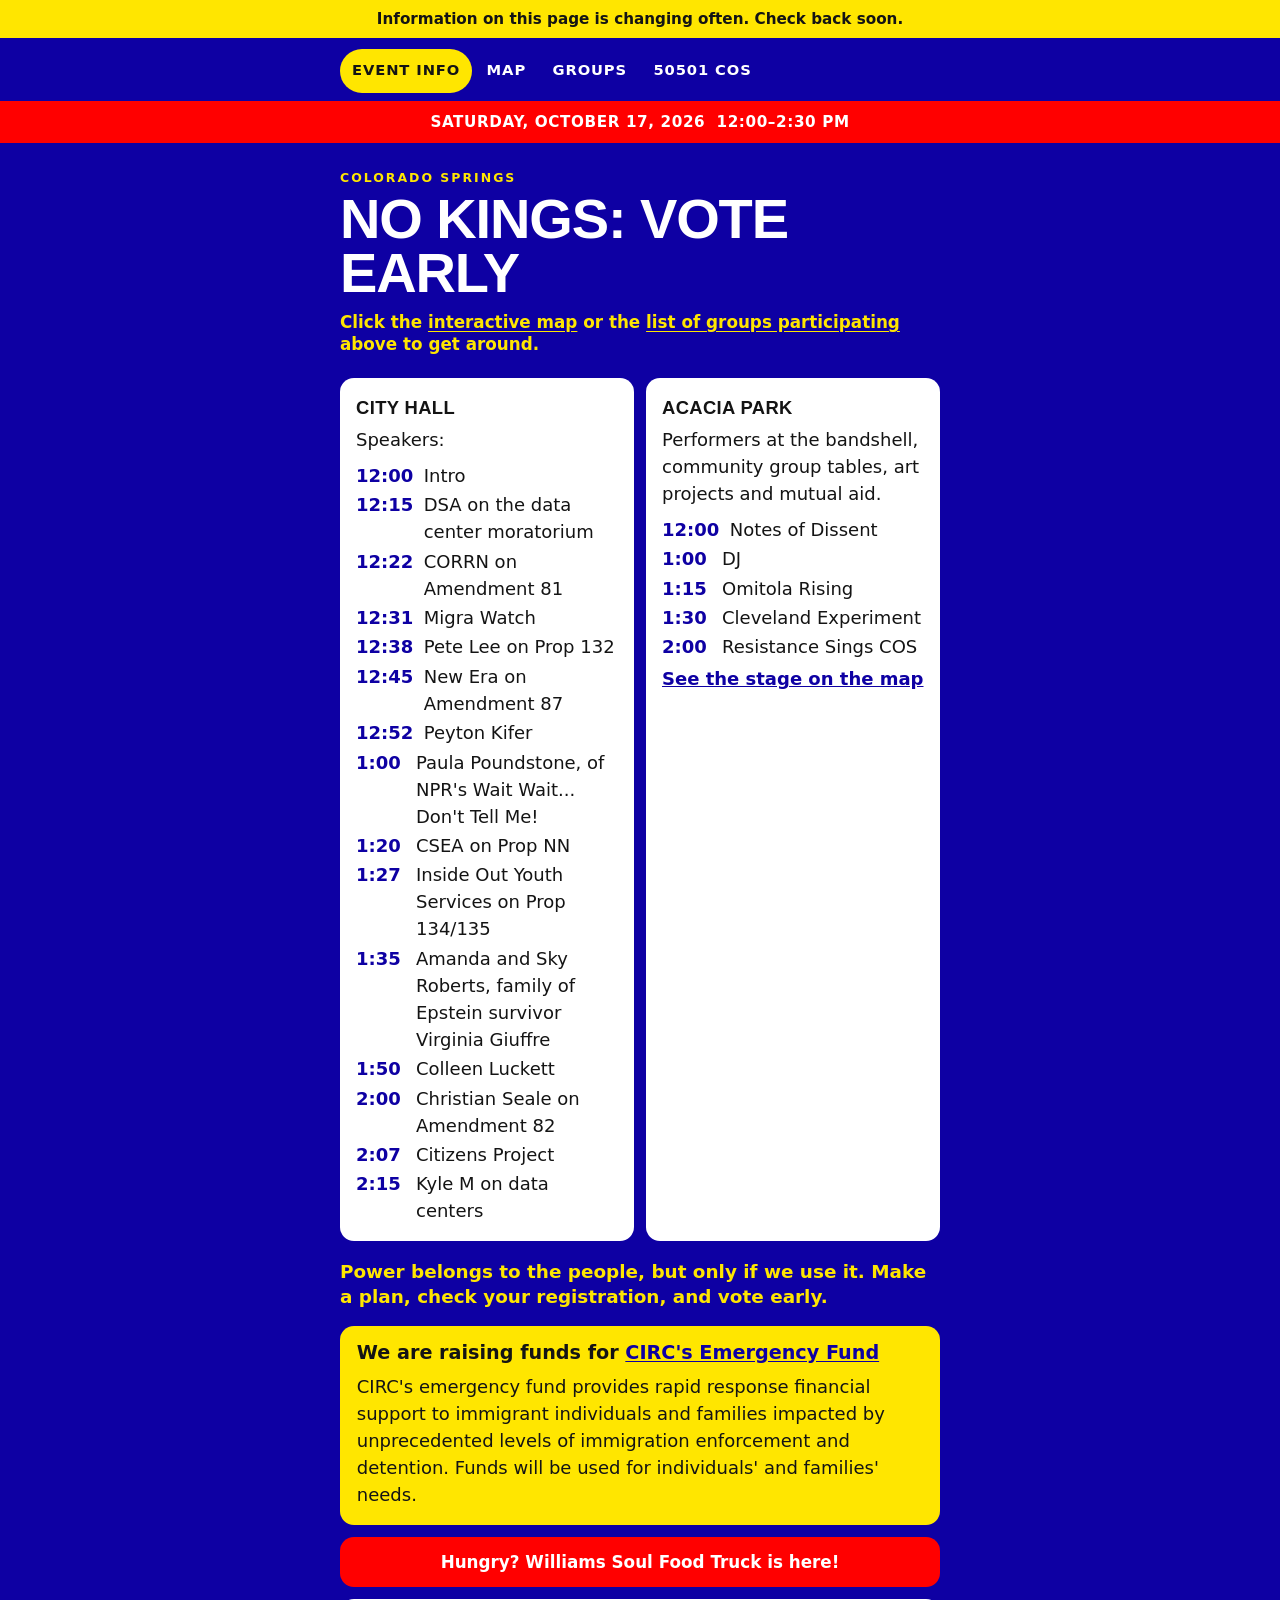
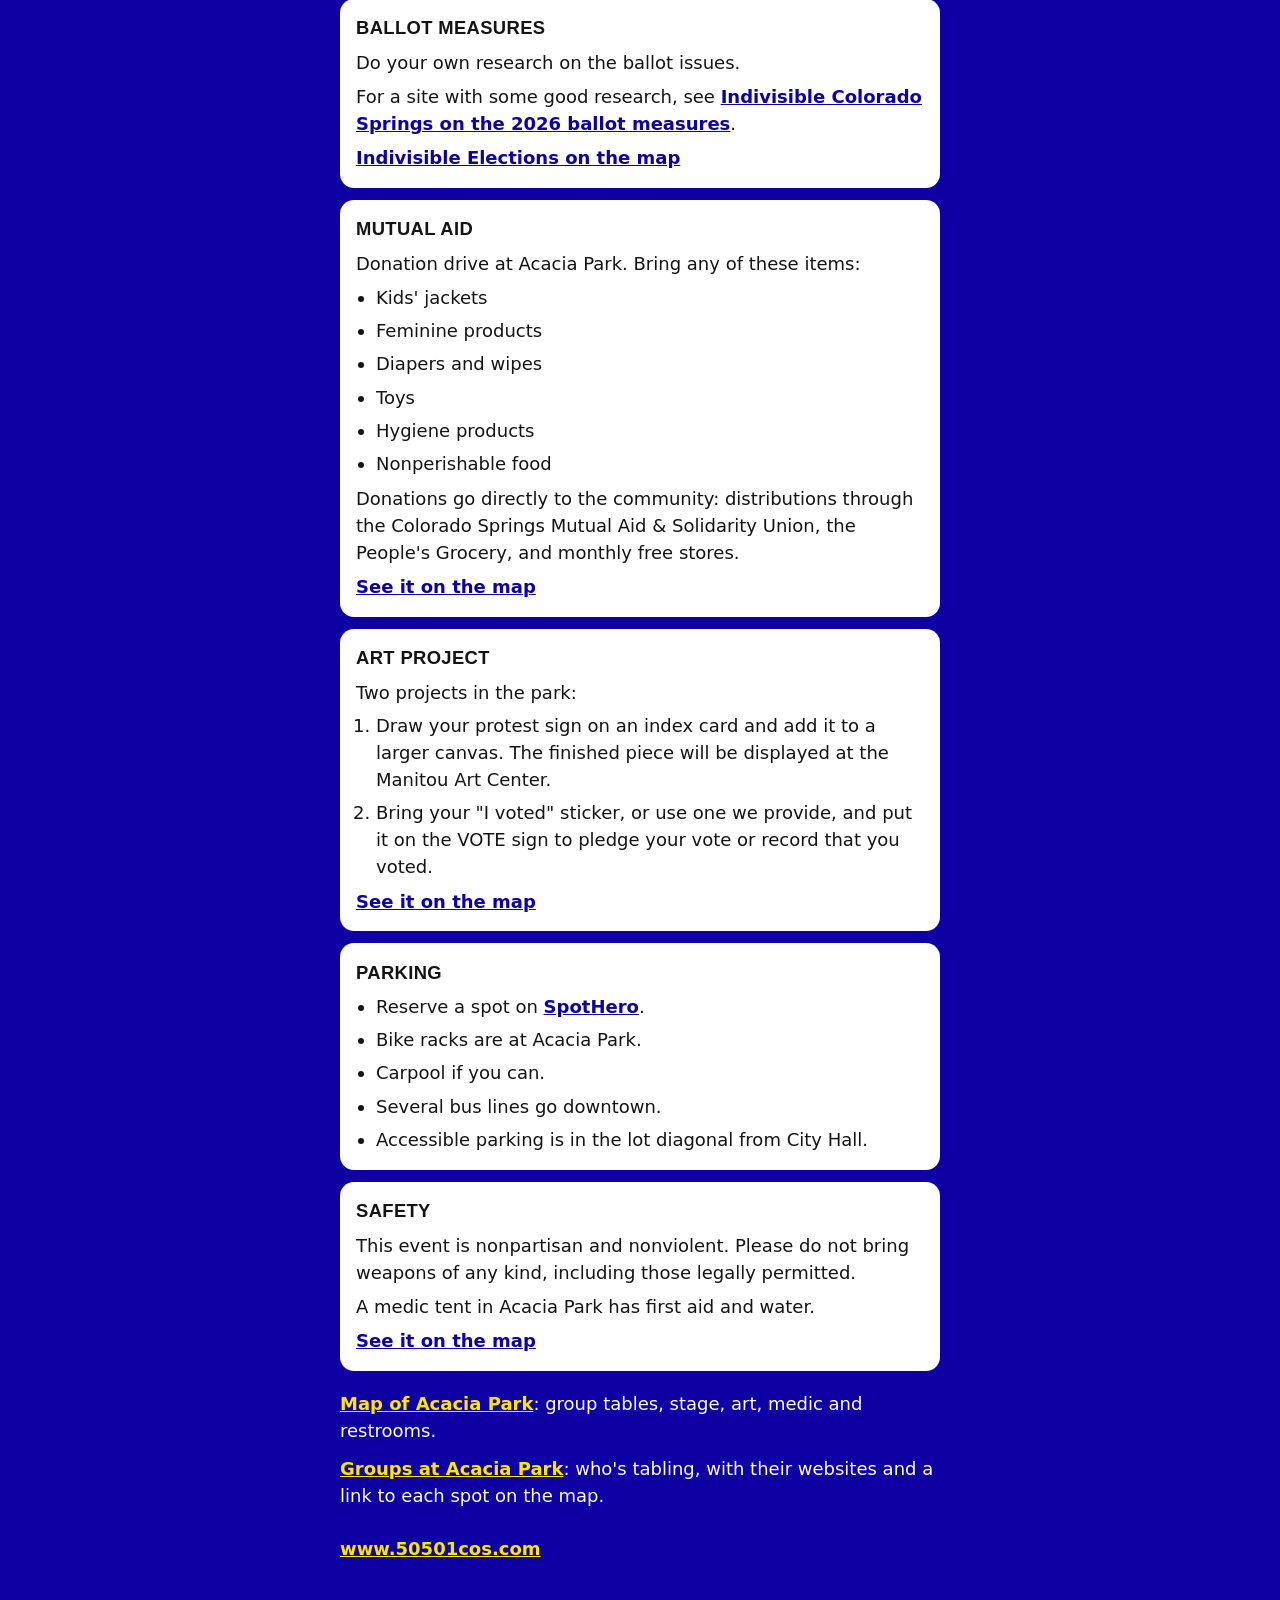
<file: index.html>
<!doctype html>
<html lang="en">
<head>
  <meta charset="utf-8">
  <meta name="viewport" content="width=device-width, initial-scale=1">
  <title>No Kings: Vote Early — Colorado Springs, Oct 17</title>
  <meta name="description" content="No Kings: Vote Early in Colorado Springs. Saturday, October 17, 2026, 12:00–2:30 pm at City Hall and Acacia Park.">
  <meta name="theme-color" content="#0e00a3">
  <link rel="stylesheet" href="style.css?v=12">
</head>
<body>
  <p class="banner">Information on this page is changing often. Check back soon.</p>
  <header>
    <nav aria-label="Pages">
      <a href="./" aria-current="page">Event Info</a>
      <a href="map/">Map</a>
      <a href="groups/">Groups</a>
      <a href="https://www.50501cos.com/" target="_blank" rel="noopener">50501 COS</a>
    </nav>
    <p class="when"><span>Saturday, October 17, 2026</span><span>12:00–2:30 pm</span></p>
  </header>
  <main>
    <p class="kicker">Colorado Springs</p>
    <h1>No Kings: Vote Early</h1>
    <p class="hint">Click the <a href="map/">interactive map</a> or the <a href="groups/">list of groups participating</a> above to get around.</p>

    <section class="places">
      <div id="speakers">
        <h2>City Hall</h2>
        <p>Speakers:</p>
        <ul class="schedule">
          <li><time datetime="12:00">12:00</time> Intro</li>
          <li><time datetime="12:15">12:15</time> DSA on the data center moratorium</li>
          <li><time datetime="12:22">12:22</time> CORRN on Amendment 81</li>
          <li><time datetime="12:31">12:31</time> Migra Watch</li>
          <li><time datetime="12:38">12:38</time> Pete Lee on Prop 132</li>
          <li><time datetime="12:45">12:45</time> New Era on Amendment 87</li>
          <li><time datetime="12:52">12:52</time> Peyton Kifer</li>
          <li><time datetime="13:00">1:00</time> Paula Poundstone, of NPR's Wait Wait... Don't Tell Me!</li>
          <li><time datetime="13:20">1:20</time> CSEA on Prop NN</li>
          <li><time datetime="13:27">1:27</time> Inside Out Youth Services on Prop 134/135</li>
          <li><time datetime="13:35">1:35</time> Amanda and Sky Roberts, family of Epstein survivor Virginia Giuffre</li>
          <li><time datetime="13:50">1:50</time> Colleen Luckett</li>
          <li><time datetime="14:00">2:00</time> Christian Seale on Amendment 82</li>
          <li><time datetime="14:07">2:07</time> Citizens Project</li>
          <li><time datetime="14:15">2:15</time> Kyle M on data centers</li>
        </ul>
      </div>
      <div id="performers">
        <h2>Acacia Park</h2>
        <p>Performers at the bandshell, community group tables, art projects and mutual aid.</p>
        <ul class="schedule">
          <li><time datetime="12:00">12:00</time> Notes of Dissent</li>
          <li><time datetime="13:00">1:00</time> DJ</li>
          <li><time datetime="13:15">1:15</time> Omitola Rising</li>
          <li><time datetime="13:30">1:30</time> Cleveland Experiment</li>
          <li><time datetime="14:00">2:00</time> Resistance Sings COS</li>
        </ul>
        <p><a href="map/#stage">See the stage on the map</a></p>
      </div>
    </section>

    <p class="shout">Power belongs to the people, but only if we use it. Make a plan, check your registration, and vote early.</p>

    <section class="fund">
      <h2>We are raising funds for <a href="https://coloradoimmigrant.app.neoncrm.com/forms/emergency-fund" target="_blank" rel="noopener">CIRC's Emergency Fund</a></h2>
      <p>CIRC's emergency fund provides rapid response financial support to immigrant individuals and families impacted by unprecedented levels of immigration enforcement and detention. Funds will be used for individuals' and families' needs.</p>
    </section>

    <p class="truck">Hungry? Williams Soul Food Truck is here!</p>

    <div class="info">
      <section>
        <h2>Ballot measures</h2>
        <p>Do your own research on the ballot issues.</p>
        <p>For a site with some good research, see <a href="https://indivisiblecoloradosprings.org/midterm-ballot-measures/" target="_blank" rel="noopener">Indivisible Colorado Springs on the 2026 ballot measures</a>.</p>
        <p><a href="map/#table-30">Indivisible Elections on the map</a></p>
      </section>

      <section>
        <h2>Mutual aid</h2>
        <p>Donation drive at Acacia Park. Bring any of these items:</p>
        <ul>
          <li>Kids' jackets</li>
          <li>Feminine products</li>
          <li>Diapers and wipes</li>
          <li>Toys</li>
          <li>Hygiene products</li>
          <li>Nonperishable food</li>
        </ul>
        <p>Donations go directly to the community: distributions through the Colorado Springs Mutual Aid &amp; Solidarity Union, the People's Grocery, and monthly free stores.</p>
        <p><a href="map/#aid">See it on the map</a></p>
      </section>

      <section>
        <h2>Art project</h2>
        <p>Two projects in the park:</p>
        <ol>
          <li>Draw your protest sign on an index card and add it to a larger canvas. The finished piece will be displayed at the Manitou Art Center.</li>
          <li>Bring your "I voted" sticker, or use one we provide, and put it on the VOTE sign to pledge your vote or record that you voted.</li>
        </ol>
        <p><a href="map/#art">See it on the map</a></p>
      </section>

      <section>
        <h2>Parking</h2>
        <ul>
          <li>Reserve a spot on <a href="https://spothero.com/search?latitude=38.8357&amp;longitude=-104.8214" target="_blank" rel="noopener">SpotHero</a>.</li>
          <li>Bike racks are at Acacia Park.</li>
          <li>Carpool if you can.</li>
          <li>Several bus lines go downtown.</li>
          <li>Accessible parking is in the lot diagonal from City Hall.</li>
        </ul>
      </section>

      <section>
        <h2>Safety</h2>
        <p>This event is nonpartisan and nonviolent. Please do not bring weapons of any kind, including those legally permitted.</p>
        <p>A medic tent in Acacia Park has first aid and water.</p>
        <p><a href="map/#medic">See it on the map</a></p>
      </section>
    </div>

    <p><a href="map/">Map of Acacia Park</a>: group tables, stage, art, medic and restrooms.</p>

    <p><a href="groups/">Groups at Acacia Park</a>: who's tabling, with their websites and a link to each spot on the map.</p>

    <p class="links"><a href="https://www.50501cos.com/" target="_blank" rel="noopener">www.50501cos.com</a></p>
  </main>
</body>
</html>
</file>
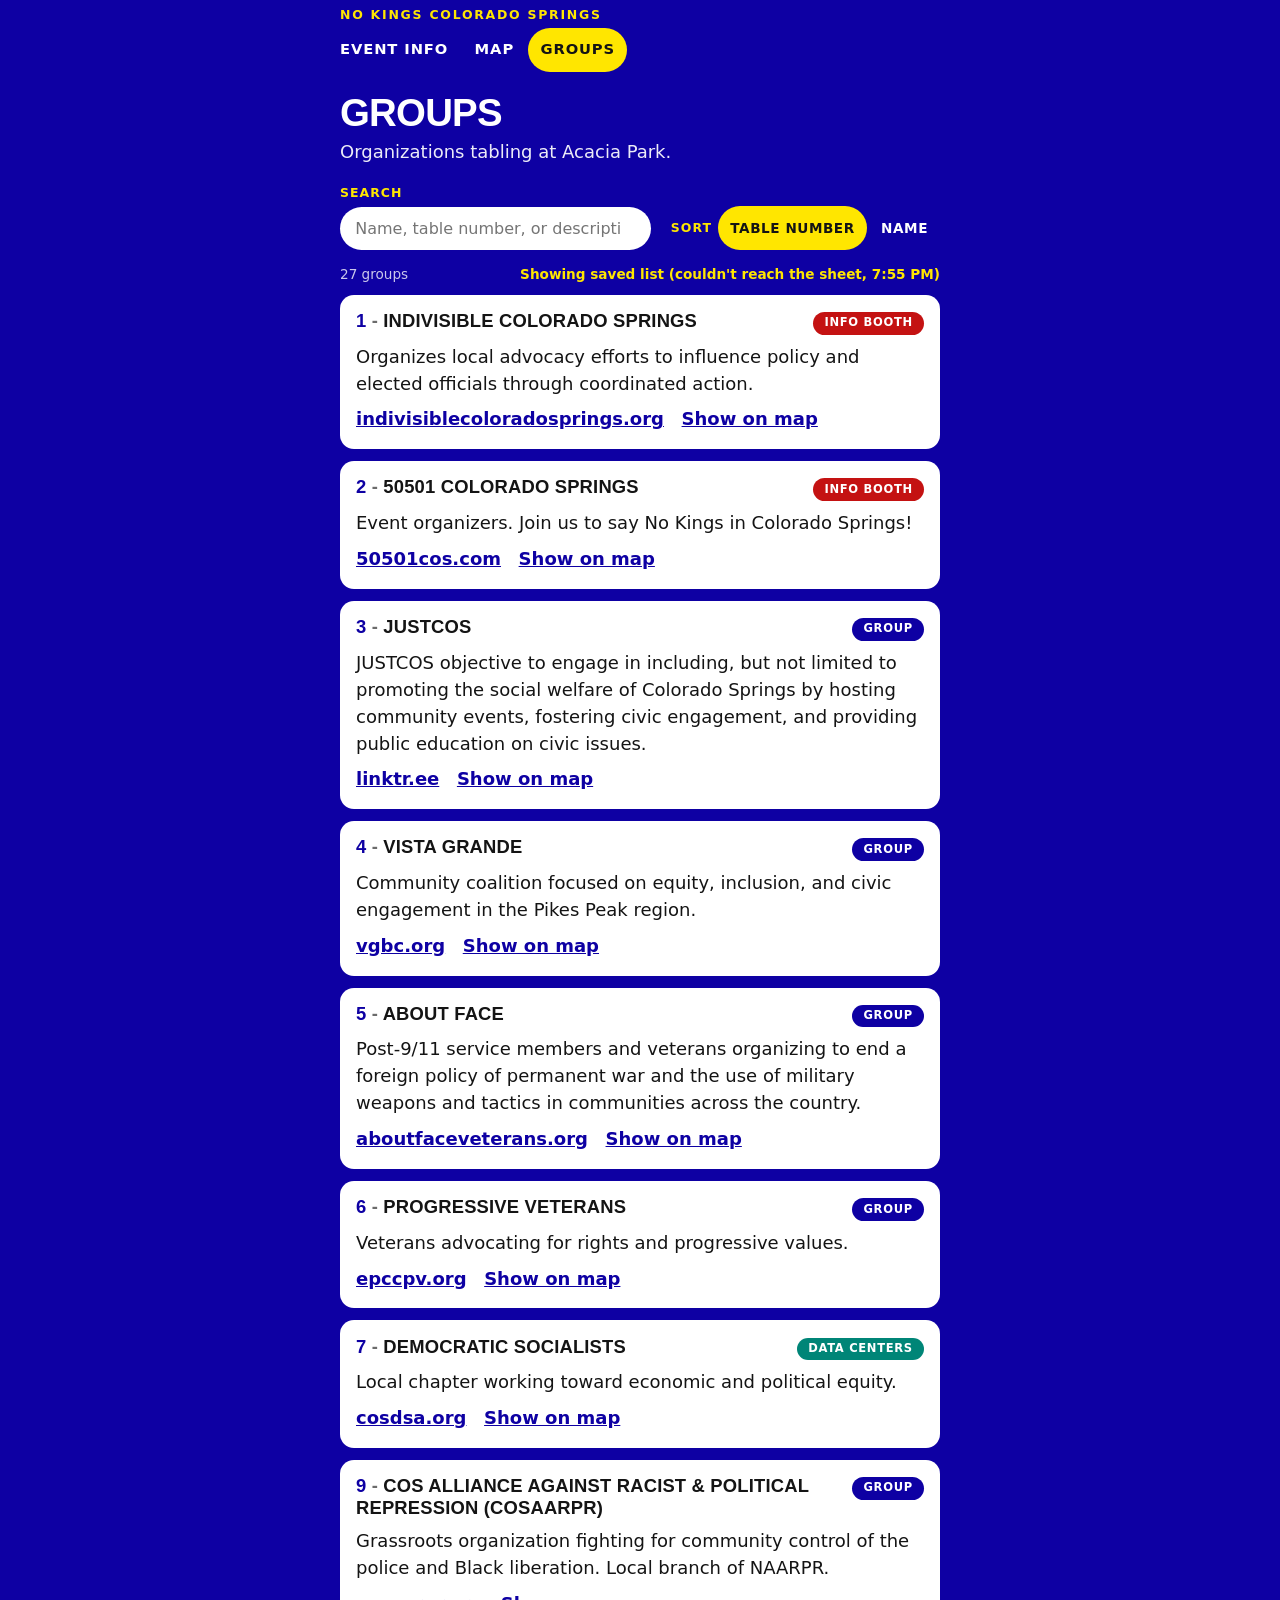
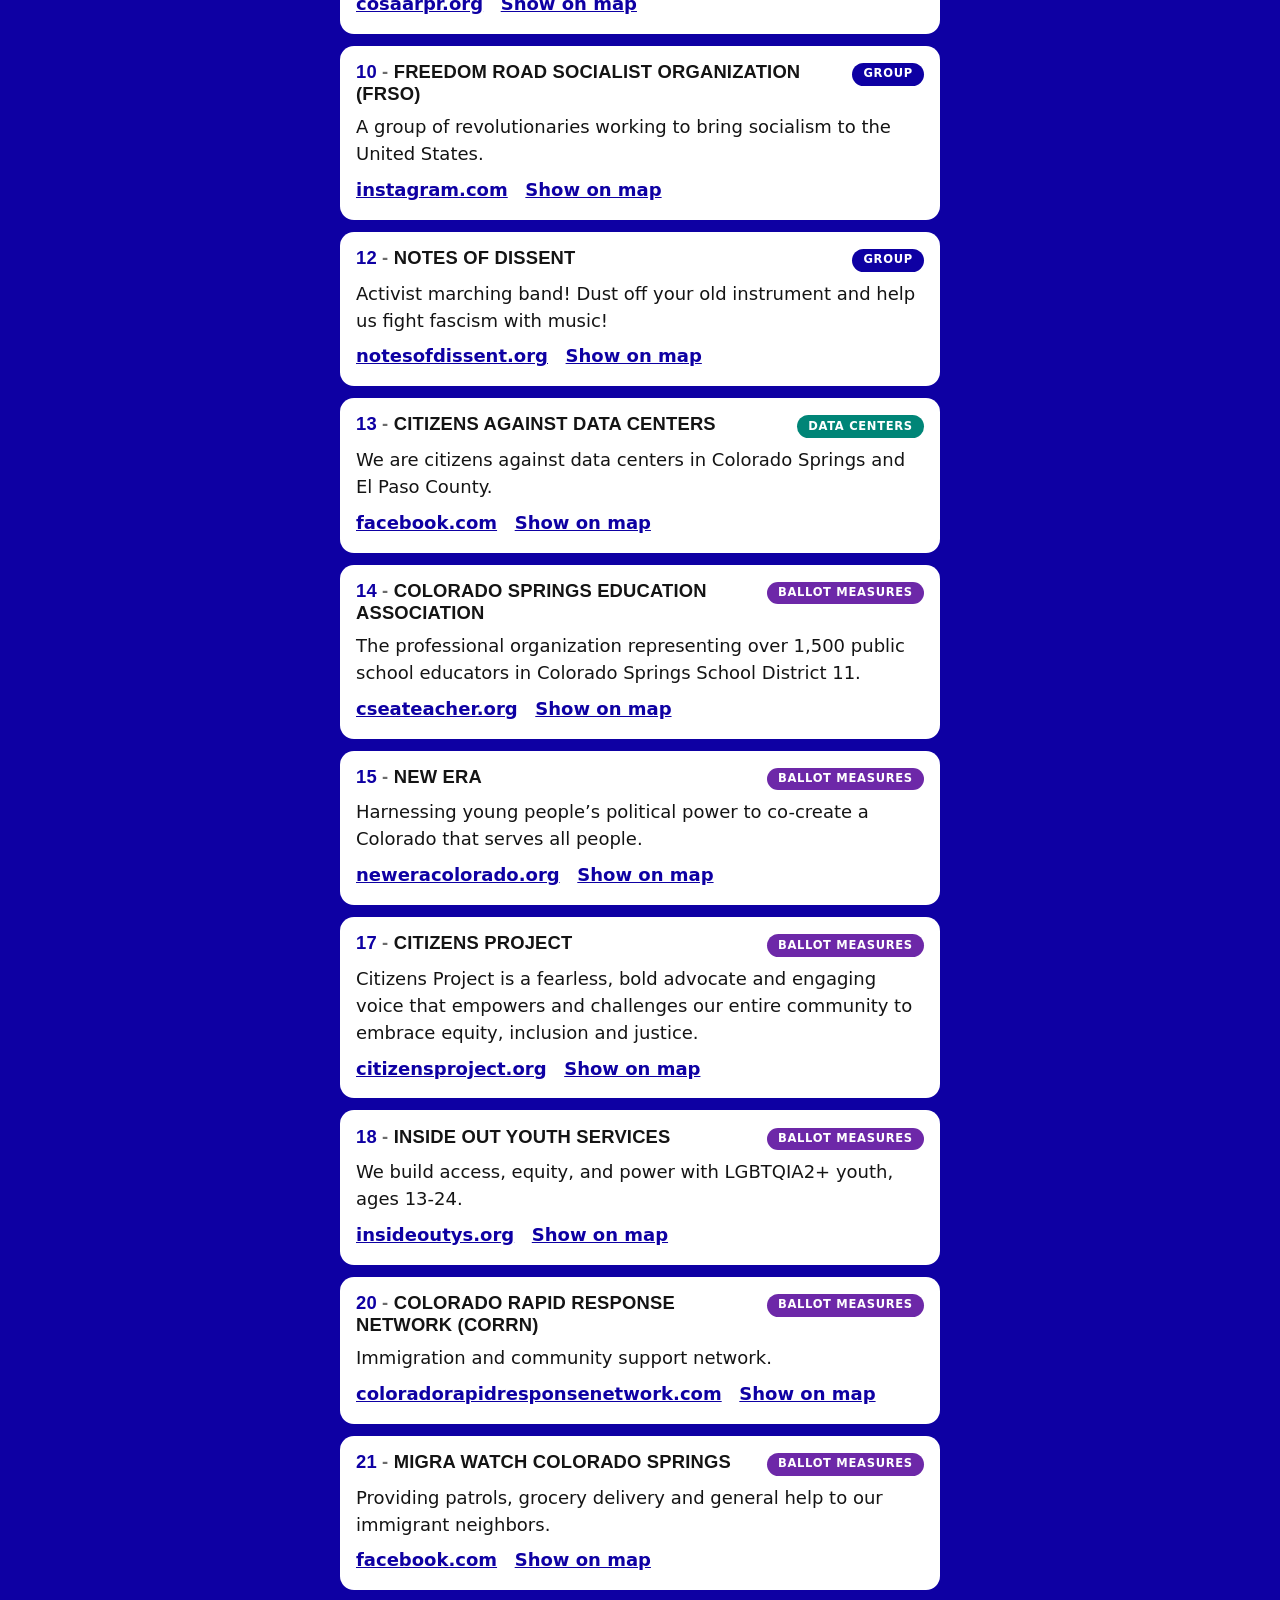
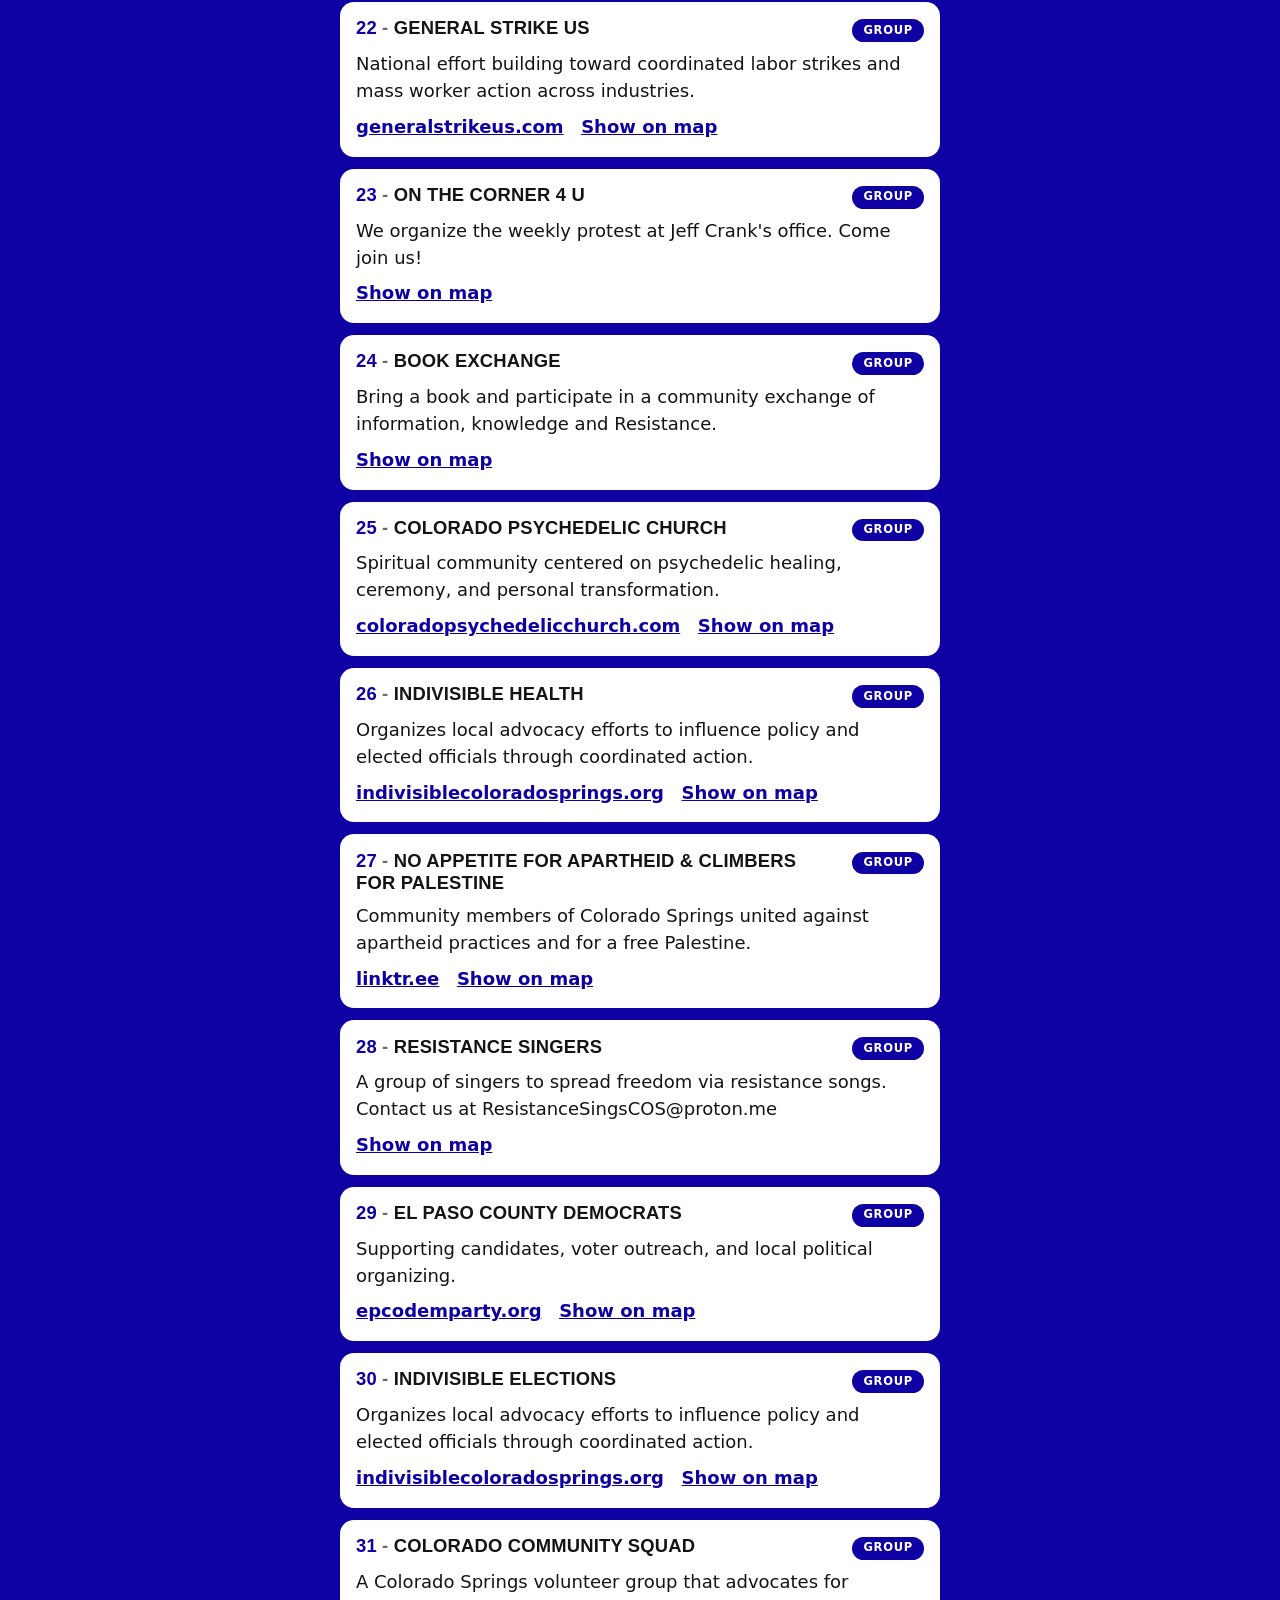
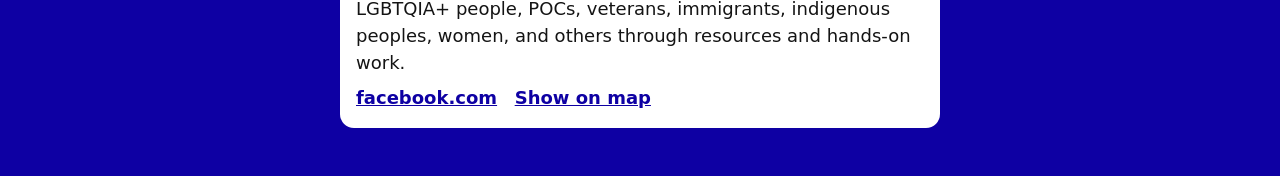
<file: groups/index.html>
<!doctype html>
<html lang="en">
<head>
  <meta charset="utf-8">
  <meta name="viewport" content="width=device-width, initial-scale=1">
  <title>Groups — No Kings: Vote Early, Colorado Springs</title>
  <meta name="description" content="Organizations tabling at Acacia Park for No Kings: Vote Early, October 17, 2026, with links to their websites and spots on the map.">
  <meta name="theme-color" content="#0e00a3">
  <link rel="stylesheet" href="groups.css?v=10">
</head>
<body>
  <header>
    <p class="site-name">No Kings Colorado Springs</p>
    <nav aria-label="Pages">
      <a href="../">Event Info</a>
      <a href="../map/">Map</a>
      <a href="./" aria-current="page">Groups</a>
    </nav>
  </header>

  <main>
    <h1>Groups</h1>
    <p class="lead">Organizations tabling at Acacia Park.</p>

    <div class="tools">
      <label class="search">
        Search
        <input id="q" type="search" autocomplete="off" placeholder="Name, table number, or description">
      </label>
      <div class="sort" role="group" aria-label="Sort by">
        <span class="sort-label">Sort</span>
        <button type="button" data-sort="table" aria-pressed="true">Table number</button>
        <button type="button" data-sort="name" aria-pressed="false">Name</button>
      </div>
    </div>

    <p class="summary">
      <span id="count" class="count"></span>
      <span id="status" class="status">Loading groups…</span>
    </p>
    <ul id="list"></ul>
  </main>

  <template id="group-entry">
    <li class="group">
      <div class="title-row">
        <h2>
          <span class="num"><span class="sr-only">Table </span><span data-field="table"></span></span><span class="sep" aria-hidden="true"> - </span><span data-field="name"></span>
        </h2>
        <span class="chip" data-field="chip"><span data-field="category"></span></span>
      </div>
      <p class="description" data-field="description"></p>
      <p class="actions">
        <a data-field="website" target="_blank" rel="noopener"></a>
        <a data-field="map">Show on map</a>
      </p>
    </li>
  </template>

  <script src="../data.js?v=3"></script>
  <script src="groups.js?v=2"></script>
</body>
</html>
</file>
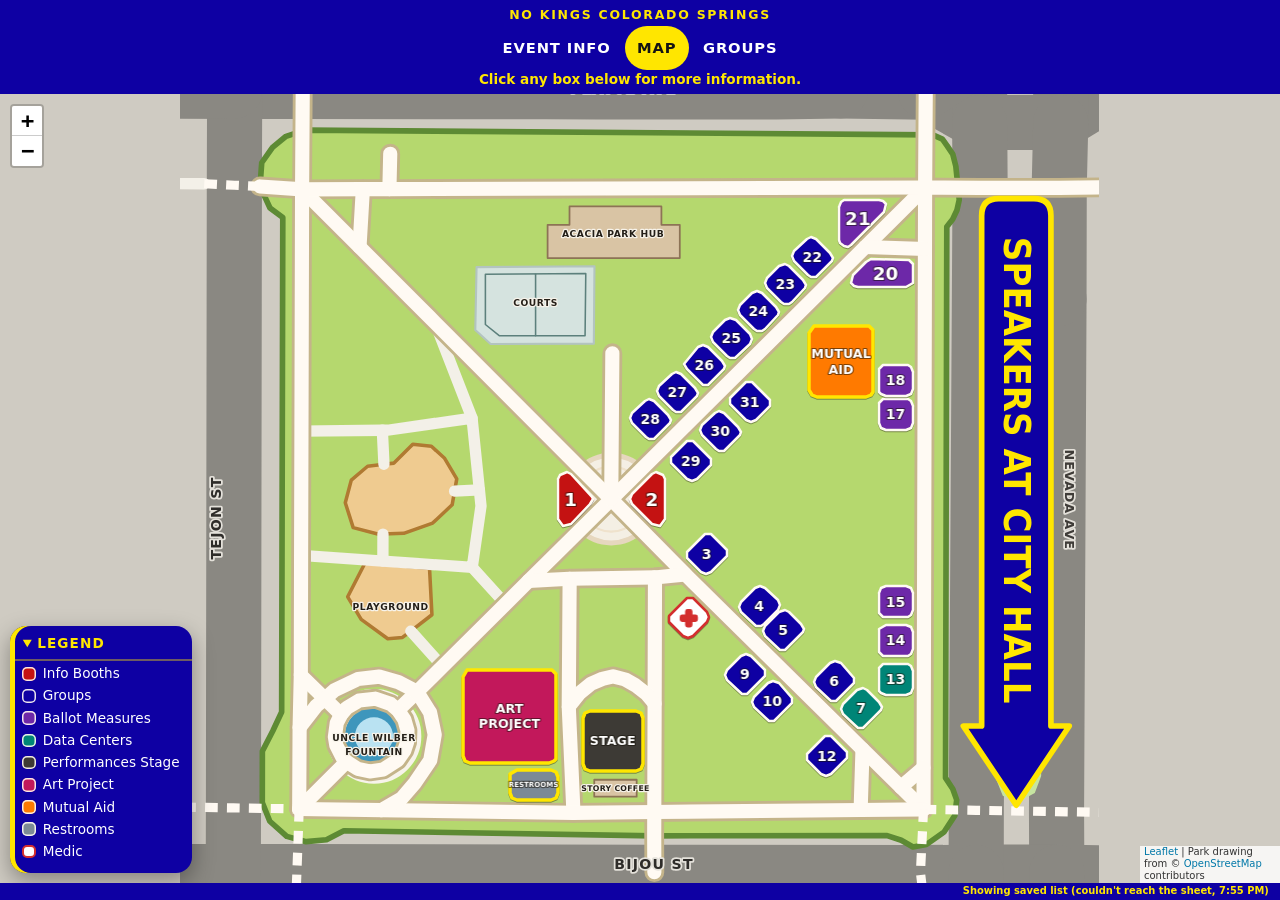
<file: map/index.html>
<!doctype html>
<html lang="en">
<head>
  <meta charset="utf-8">
  <meta name="viewport" content="width=device-width, initial-scale=1">
  <title>Acacia Park map — No Kings: Vote Early, Colorado Springs</title>
  <meta name="description" content="Map of group tables, the stage, art projects, medic and restrooms at Acacia Park for No Kings: Vote Early, October 17, 2026.">
  <meta name="theme-color" content="#0e00a3">
  <link rel="stylesheet" href="../vendor/leaflet/leaflet.css">
  <link rel="stylesheet" href="map.css?v=18">
</head>
<body>
  <header>
    <p class="site-name">No Kings Colorado Springs</p>
    <nav aria-label="Pages">
      <a href="../">Event Info</a>
      <a href="./" aria-current="page">Map</a>
      <a href="../groups/">Groups</a>
    </nav>
    <p class="hint">Click any box below for more information.</p>
  </header>
  <div id="map" aria-label="Map of Acacia Park"></div>
  <footer>
    <p id="status" class="status">Loading groups…</p>
  </footer>

  <template id="booth-popup">
    <div class="pop">
      <h2 data-field="name"></h2>
      <p class="pop-meta">
        <span class="chip" data-field="chip"></span>
        <span>Table <span data-field="table"></span></span>
        <span aria-hidden="true">&middot;</span>
        <span data-field="category"></span>
      </p>
      <p class="pop-desc" data-field="description"></p>
      <p class="pop-site"><a data-field="website" target="_blank" rel="noopener"></a></p>
      <p class="pop-more"><a data-field="groups">See more on the Groups page</a></p>
    </div>
  </template>

  <script src="../vendor/leaflet/leaflet.js"></script>
  <script src="../data.js?v=3"></script>
  <script src="layout.js?v=14"></script>
  <script src="map.js?v=18"></script>
</body>
</html>
</file>
<file: style.css>
:root {
  --indigo: #0e00a3;
  --yellow: #ffe600;
  --red: #ff0000;
  --ink: #141414;
}

* { box-sizing: border-box; }

body {
  margin: 0;
  background: var(--indigo);
  color: #fff;
  font: 18px/1.5 "Segoe UI", system-ui, sans-serif;
}

header nav {
  display: flex;
  flex-wrap: wrap;
  gap: 0.15rem;
  max-width: 40rem;
  margin: 0 auto;
  padding: 0.65rem 1.25rem 0.2rem;
}

nav a {
  color: #fff;
  text-decoration: none;
  font-weight: 800;
  font-size: 0.92rem;
  letter-spacing: 0.06em;
  text-transform: uppercase;
  min-height: 44px;
  display: inline-flex;
  align-items: center;
  padding: 0.15rem 0.75rem;
  border-radius: 999px;
}

nav a[aria-current="page"] {
  background: var(--yellow);
  color: var(--ink);
}

nav a:hover { color: var(--yellow); }
nav a[aria-current="page"]:hover { color: var(--ink); text-decoration: none; }

.banner {
  margin: 0;
  padding: 0.55rem 1.25rem;
  background: var(--yellow);
  color: var(--ink);
  font-weight: 800;
  font-size: 0.95rem;
  line-height: 1.35;
  text-align: center;
}

.when {
  display: flex;
  flex-wrap: wrap;
  justify-content: center;
  gap: 0.1rem 0.7rem;
  margin: 0.35rem 0 0;
  padding: 0.6rem 1rem;
  background: var(--red);
  color: #fff;
  font-weight: 800;
  font-size: 0.95rem;
  letter-spacing: 0.04em;
  text-transform: uppercase;
  text-align: center;
}

main {
  max-width: 40rem;
  margin: 0 auto;
  padding: 1.6rem 1.25rem 3rem;
}

.kicker {
  margin: 0;
  text-transform: uppercase;
  letter-spacing: 0.16em;
  font-size: 0.78rem;
  font-weight: 700;
  color: var(--yellow);
}

h1 {
  margin: 0.3rem 0 0;
  font-family: "Arial Black", "Segoe UI", sans-serif;
  font-weight: 900;
  font-size: clamp(2.3rem, 8vw, 3.5rem);
  line-height: 0.95;
  letter-spacing: -0.02em;
  text-transform: uppercase;
}

.hint {
  margin: 0.75rem 0 0;
  color: var(--yellow);
  font-weight: 700;
  font-size: 1.05rem;
  line-height: 1.35;
}

.hint a {
  color: var(--yellow);
  text-decoration: underline;
  text-underline-offset: 0.15em;
}

.places {
  display: grid;
  gap: 0.75rem;
  grid-template-columns: repeat(auto-fit, minmax(14rem, 1fr));
  margin: 1.4rem 0 1.2rem;
}

.places div {
  background: #fff;
  color: var(--ink);
  border-radius: 14px;
  padding: 0.95rem 1rem 1.05rem;
}

.places h2 {
  margin: 0;
  font-family: "Arial Black", "Segoe UI", sans-serif;
  font-size: 1.15rem;
  letter-spacing: 0.02em;
  text-transform: uppercase;
}

.places p { margin: 0.3rem 0 0; }

.places a { color: var(--indigo); }

.schedule {
  list-style: none;
  margin: 0.55rem 0 0;
  padding: 0;
}

.schedule li {
  display: flex;
  gap: 0.65rem;
  margin-top: 0.15rem;
}

.schedule time {
  flex: 0 0 3.1rem;
  font-weight: 800;
  color: var(--indigo);
}

.info {
  display: grid;
  gap: 0.75rem;
  margin: 0 0 1.2rem;
}

.info section {
  background: #fff;
  color: var(--ink);
  border-radius: 14px;
  padding: 0.95rem 1rem 1.05rem;
}

.info h2 {
  margin: 0;
  font-family: "Arial Black", "Segoe UI", sans-serif;
  font-size: 1.15rem;
  letter-spacing: 0.02em;
  text-transform: uppercase;
}

.info p { margin: 0.45rem 0 0; }

.info ol,
.info ul {
  margin: 0.4rem 0 0;
  padding-left: 1.25rem;
}

.info li + li { margin-top: 0.4rem; }

.shout {
  margin: 0 0 1rem;
  color: var(--yellow);
  font-weight: 700;
  font-size: 1.15rem;
  line-height: 1.35;
}

.fund {
  margin: 0 0 0.75rem;
  padding: 0.95rem 1.05rem 1.05rem;
  background: var(--yellow);
  color: var(--ink);
  border-radius: 14px;
}

.fund h2 {
  margin: 0;
  font-size: 1.2rem;
  font-weight: 800;
  line-height: 1.3;
  letter-spacing: 0;
  text-transform: none;
}

.fund p { margin: 0.45rem 0 0; }

.fund a {
  color: var(--indigo);
  text-decoration: underline;
  text-underline-offset: 0.12em;
}

main .truck {
  margin: 0 0 0.75rem;
  padding: 0.85rem 1.05rem;
  background: var(--red);
  color: #fff;
  border-radius: 14px;
  font-weight: 800;
  font-size: 1.05rem;
  line-height: 1.35;
  text-align: center;
}

main p { margin: 0.7rem 0; }

main a {
  color: var(--yellow);
  font-weight: 700;
}

main .info a { color: var(--indigo); }

.links { margin-top: 1.6rem; }

a:focus-visible {
  outline: 3px solid var(--yellow);
  outline-offset: 3px;
}
</file>
<file: groups/groups.css>
:root {
  --indigo: #0e00a3;
  --yellow: #ffe600;
  --ink: #141414;

  --info: #c41212;
  --org: #0e00a3;
  --ballot: #6d28a8;
  --aid: #ff7a00;
  --data: #008577;
}

* { box-sizing: border-box; }

body {
  margin: 0;
  background: var(--indigo);
  color: #fff;
  font: 18px/1.5 "Segoe UI", system-ui, sans-serif;
}

header .site-name {
  max-width: 40rem;
  margin: 0 auto;
  padding: 0.4rem 1.25rem 0;
  text-align: left;
  font-weight: 800;
  font-size: 0.78rem;
  letter-spacing: 0.14em;
  text-transform: uppercase;
  color: var(--yellow);
}

header nav {
  display: flex;
  flex-wrap: wrap;
  gap: 0.15rem;
  max-width: 40rem;
  margin: 0 auto;
  /* The link padding is 0.75rem, so the words start on the same edge as the name and the heading. */
  padding: 0.15rem 1.25rem 0.2rem 0.5rem;
}

nav a {
  color: #fff;
  text-decoration: none;
  font-weight: 800;
  font-size: 0.92rem;
  letter-spacing: 0.06em;
  text-transform: uppercase;
  min-height: 44px;
  display: inline-flex;
  align-items: center;
  padding: 0.15rem 0.75rem;
  border-radius: 999px;
}

nav a[aria-current="page"] {
  background: var(--yellow);
  color: var(--ink);
}

nav a:hover { color: var(--yellow); }
nav a[aria-current="page"]:hover { color: var(--ink); text-decoration: none; }

main {
  max-width: 40rem;
  margin: 0 auto;
  padding: 1.1rem 1.25rem 3rem;
}

h1 {
  margin: 0.15rem 0 0;
  font-family: "Arial Black", "Segoe UI", sans-serif;
  font-weight: 900;
  font-size: clamp(1.8rem, 6vw, 2.4rem);
  line-height: 0.95;
  letter-spacing: -0.02em;
  text-transform: uppercase;
}

.lead {
  margin: 0.45rem 0 1.15rem;
  color: rgba(255, 255, 255, 0.92);
}

.tools {
  display: flex;
  flex-wrap: wrap;
  align-items: flex-end;
  gap: 0.85rem 1.25rem;
}

.search {
  flex: 1 1 16rem;
  display: flex;
  flex-direction: column;
  gap: 0.3rem;
  font-size: 0.78rem;
  font-weight: 800;
  letter-spacing: 0.08em;
  text-transform: uppercase;
  color: var(--yellow);
}

.search input {
  width: 100%;
  font: inherit;
  font-weight: 400;
  font-size: 1rem;
  letter-spacing: 0;
  text-transform: none;
  color: var(--ink);
  background: #fff;
  border: none;
  border-radius: 999px;
  padding: 0.6rem 0.95rem;
}

.sort {
  display: flex;
  flex-wrap: wrap;
  align-items: center;
  gap: 0.15rem;
}

.sort-label {
  font-size: 0.78rem;
  font-weight: 800;
  letter-spacing: 0.08em;
  text-transform: uppercase;
  color: var(--yellow);
  margin-right: 0.25rem;
}

.sort button {
  font: inherit;
  font-weight: 800;
  font-size: 0.85rem;
  letter-spacing: 0.04em;
  text-transform: uppercase;
  min-height: 44px;
  padding: 0.2rem 0.75rem;
  color: #fff;
  background: transparent;
  border: none;
  border-radius: 999px;
  cursor: pointer;
}

.sort button:hover { color: var(--yellow); }

.sort button[aria-pressed="true"] {
  background: var(--yellow);
  color: var(--ink);
}

.sort button[aria-pressed="true"]:hover { color: var(--ink); }

.summary {
  display: flex;
  flex-wrap: wrap;
  justify-content: space-between;
  gap: 0.2rem 1rem;
  margin: 0.85rem 0 0.65rem;
  font-size: 0.85rem;
  color: rgba(255, 255, 255, 0.78);
}

.status { margin: 0; }

.status.backup { color: var(--yellow); font-weight: 700; }

#list {
  list-style: none;
  margin: 0;
  padding: 0;
  display: flex;
  flex-direction: column;
  gap: 0.75rem;
}

.group {
  background: #fff;
  color: var(--ink);
  border-radius: 14px;
  padding: 0.95rem 1rem 1.05rem;
  scroll-margin-top: 0.75rem;
}

.group.current {
  box-shadow: inset 6px 0 0 var(--yellow);
}

.title-row {
  display: flex;
  flex-wrap: wrap;
  align-items: flex-start;
  justify-content: space-between;
  gap: 0.4rem 0.75rem;
}

.group h2 {
  flex: 1 1 12rem;
  margin: 0;
  font-family: "Arial Black", "Segoe UI", sans-serif;
  font-weight: 900;
  font-size: 1.15rem;
  line-height: 1.2;
  letter-spacing: 0.01em;
  text-transform: uppercase;
  color: var(--ink);
}

.num { color: var(--indigo); }

.sep { color: #6b6b6b; }

.group .description { margin: 0.5rem 0 0; }

.actions {
  display: flex;
  flex-wrap: wrap;
  gap: 0.35rem 1.1rem;
  margin: 0.55rem 0 0;
}

.actions a {
  color: var(--indigo);
  font-weight: 700;
}

.empty {
  padding: 0.4rem 0 1rem;
  color: rgba(255, 255, 255, 0.85);
}

.chip {
  display: inline-flex;
  align-items: center;
  flex: none;
  margin-top: 0.12rem;
  padding: 0.28rem 0.7rem;
  border-radius: 999px;
  background: var(--c);
  color: #fff;
  font-size: 0.72rem;
  font-weight: 800;
  letter-spacing: 0.06em;
  line-height: 1.2;
  text-transform: uppercase;
  white-space: nowrap;
}

.cat-info { --c: var(--info); }
.cat-org { --c: var(--org); }
.cat-ballot { --c: var(--ballot); }
.cat-aid { --c: var(--aid); }
.cat-data { --c: var(--data); }

.sr-only {
  position: absolute;
  width: 1px;
  height: 1px;
  padding: 0;
  margin: -1px;
  overflow: hidden;
  clip: rect(0, 0, 0, 0);
  white-space: nowrap;
  border: 0;
}

a:focus-visible,
button:focus-visible,
input:focus-visible {
  outline: 3px solid var(--yellow);
  outline-offset: 3px;
}
</file>
<file: vendor/leaflet/leaflet.css>
/* required styles */

.leaflet-pane,
.leaflet-tile,
.leaflet-marker-icon,
.leaflet-marker-shadow,
.leaflet-tile-container,
.leaflet-pane > svg,
.leaflet-pane > canvas,
.leaflet-zoom-box,
.leaflet-image-layer,
.leaflet-layer {
	position: absolute;
	left: 0;
	top: 0;
	}
.leaflet-container {
	overflow: hidden;
	}
.leaflet-tile,
.leaflet-marker-icon,
.leaflet-marker-shadow {
	-webkit-user-select: none;
	   -moz-user-select: none;
	        user-select: none;
	  -webkit-user-drag: none;
	}
/* Prevents IE11 from highlighting tiles in blue */
.leaflet-tile::selection {
	background: transparent;
}
/* Safari renders non-retina tile on retina better with this, but Chrome is worse */
.leaflet-safari .leaflet-tile {
	image-rendering: -webkit-optimize-contrast;
	}
/* hack that prevents hw layers "stretching" when loading new tiles */
.leaflet-safari .leaflet-tile-container {
	width: 1600px;
	height: 1600px;
	-webkit-transform-origin: 0 0;
	}
.leaflet-marker-icon,
.leaflet-marker-shadow {
	display: block;
	}
/* .leaflet-container svg: reset svg max-width decleration shipped in Joomla! (joomla.org) 3.x */
/* .leaflet-container img: map is broken in FF if you have max-width: 100% on tiles */
.leaflet-container .leaflet-overlay-pane svg {
	max-width: none !important;
	max-height: none !important;
	}
.leaflet-container .leaflet-marker-pane img,
.leaflet-container .leaflet-shadow-pane img,
.leaflet-container .leaflet-tile-pane img,
.leaflet-container img.leaflet-image-layer,
.leaflet-container .leaflet-tile {
	max-width: none !important;
	max-height: none !important;
	width: auto;
	padding: 0;
	}

.leaflet-container img.leaflet-tile {
	/* See: https://bugs.chromium.org/p/chromium/issues/detail?id=600120 */
	mix-blend-mode: plus-lighter;
}

.leaflet-container.leaflet-touch-zoom {
	-ms-touch-action: pan-x pan-y;
	touch-action: pan-x pan-y;
	}
.leaflet-container.leaflet-touch-drag {
	-ms-touch-action: pinch-zoom;
	/* Fallback for FF which doesn't support pinch-zoom */
	touch-action: none;
	touch-action: pinch-zoom;
}
.leaflet-container.leaflet-touch-drag.leaflet-touch-zoom {
	-ms-touch-action: none;
	touch-action: none;
}
.leaflet-container {
	-webkit-tap-highlight-color: transparent;
}
.leaflet-container a {
	-webkit-tap-highlight-color: rgba(51, 181, 229, 0.4);
}
.leaflet-tile {
	filter: inherit;
	visibility: hidden;
	}
.leaflet-tile-loaded {
	visibility: inherit;
	}
.leaflet-zoom-box {
	width: 0;
	height: 0;
	-moz-box-sizing: border-box;
	     box-sizing: border-box;
	z-index: 800;
	}
/* workaround for https://bugzilla.mozilla.org/show_bug.cgi?id=888319 */
.leaflet-overlay-pane svg {
	-moz-user-select: none;
	}

.leaflet-pane         { z-index: 400; }

.leaflet-tile-pane    { z-index: 200; }
.leaflet-overlay-pane { z-index: 400; }
.leaflet-shadow-pane  { z-index: 500; }
.leaflet-marker-pane  { z-index: 600; }
.leaflet-tooltip-pane   { z-index: 650; }
.leaflet-popup-pane   { z-index: 700; }

.leaflet-map-pane canvas { z-index: 100; }
.leaflet-map-pane svg    { z-index: 200; }

.leaflet-vml-shape {
	width: 1px;
	height: 1px;
	}
.lvml {
	behavior: url(#default#VML);
	display: inline-block;
	position: absolute;
	}


/* control positioning */

.leaflet-control {
	position: relative;
	z-index: 800;
	pointer-events: visiblePainted; /* IE 9-10 doesn't have auto */
	pointer-events: auto;
	}
.leaflet-top,
.leaflet-bottom {
	position: absolute;
	z-index: 1000;
	pointer-events: none;
	}
.leaflet-top {
	top: 0;
	}
.leaflet-right {
	right: 0;
	}
.leaflet-bottom {
	bottom: 0;
	}
.leaflet-left {
	left: 0;
	}
.leaflet-control {
	float: left;
	clear: both;
	}
.leaflet-right .leaflet-control {
	float: right;
	}
.leaflet-top .leaflet-control {
	margin-top: 10px;
	}
.leaflet-bottom .leaflet-control {
	margin-bottom: 10px;
	}
.leaflet-left .leaflet-control {
	margin-left: 10px;
	}
.leaflet-right .leaflet-control {
	margin-right: 10px;
	}


/* zoom and fade animations */

.leaflet-fade-anim .leaflet-popup {
	opacity: 0;
	-webkit-transition: opacity 0.2s linear;
	   -moz-transition: opacity 0.2s linear;
	        transition: opacity 0.2s linear;
	}
.leaflet-fade-anim .leaflet-map-pane .leaflet-popup {
	opacity: 1;
	}
.leaflet-zoom-animated {
	-webkit-transform-origin: 0 0;
	    -ms-transform-origin: 0 0;
	        transform-origin: 0 0;
	}
svg.leaflet-zoom-animated {
	will-change: transform;
}

.leaflet-zoom-anim .leaflet-zoom-animated {
	-webkit-transition: -webkit-transform 0.25s cubic-bezier(0,0,0.25,1);
	   -moz-transition:    -moz-transform 0.25s cubic-bezier(0,0,0.25,1);
	        transition:         transform 0.25s cubic-bezier(0,0,0.25,1);
	}
.leaflet-zoom-anim .leaflet-tile,
.leaflet-pan-anim .leaflet-tile {
	-webkit-transition: none;
	   -moz-transition: none;
	        transition: none;
	}

.leaflet-zoom-anim .leaflet-zoom-hide {
	visibility: hidden;
	}


/* cursors */

.leaflet-interactive {
	cursor: pointer;
	}
.leaflet-grab {
	cursor: -webkit-grab;
	cursor:    -moz-grab;
	cursor:         grab;
	}
.leaflet-crosshair,
.leaflet-crosshair .leaflet-interactive {
	cursor: crosshair;
	}
.leaflet-popup-pane,
.leaflet-control {
	cursor: auto;
	}
.leaflet-dragging .leaflet-grab,
.leaflet-dragging .leaflet-grab .leaflet-interactive,
.leaflet-dragging .leaflet-marker-draggable {
	cursor: move;
	cursor: -webkit-grabbing;
	cursor:    -moz-grabbing;
	cursor:         grabbing;
	}

/* marker & overlays interactivity */
.leaflet-marker-icon,
.leaflet-marker-shadow,
.leaflet-image-layer,
.leaflet-pane > svg path,
.leaflet-tile-container {
	pointer-events: none;
	}

.leaflet-marker-icon.leaflet-interactive,
.leaflet-image-layer.leaflet-interactive,
.leaflet-pane > svg path.leaflet-interactive,
svg.leaflet-image-layer.leaflet-interactive path {
	pointer-events: visiblePainted; /* IE 9-10 doesn't have auto */
	pointer-events: auto;
	}

/* visual tweaks */

.leaflet-container {
	background: #ddd;
	outline-offset: 1px;
	}
.leaflet-container a {
	color: #0078A8;
	}
.leaflet-zoom-box {
	border: 2px dotted #38f;
	background: rgba(255,255,255,0.5);
	}


/* general typography */
.leaflet-container {
	font-family: "Helvetica Neue", Arial, Helvetica, sans-serif;
	font-size: 12px;
	font-size: 0.75rem;
	line-height: 1.5;
	}


/* general toolbar styles */

.leaflet-bar {
	box-shadow: 0 1px 5px rgba(0,0,0,0.65);
	border-radius: 4px;
	}
.leaflet-bar a {
	background-color: #fff;
	border-bottom: 1px solid #ccc;
	width: 26px;
	height: 26px;
	line-height: 26px;
	display: block;
	text-align: center;
	text-decoration: none;
	color: black;
	}
.leaflet-bar a,
.leaflet-control-layers-toggle {
	background-position: 50% 50%;
	background-repeat: no-repeat;
	display: block;
	}
.leaflet-bar a:hover,
.leaflet-bar a:focus {
	background-color: #f4f4f4;
	}
.leaflet-bar a:first-child {
	border-top-left-radius: 4px;
	border-top-right-radius: 4px;
	}
.leaflet-bar a:last-child {
	border-bottom-left-radius: 4px;
	border-bottom-right-radius: 4px;
	border-bottom: none;
	}
.leaflet-bar a.leaflet-disabled {
	cursor: default;
	background-color: #f4f4f4;
	color: #bbb;
	}

.leaflet-touch .leaflet-bar a {
	width: 30px;
	height: 30px;
	line-height: 30px;
	}
.leaflet-touch .leaflet-bar a:first-child {
	border-top-left-radius: 2px;
	border-top-right-radius: 2px;
	}
.leaflet-touch .leaflet-bar a:last-child {
	border-bottom-left-radius: 2px;
	border-bottom-right-radius: 2px;
	}

/* zoom control */

.leaflet-control-zoom-in,
.leaflet-control-zoom-out {
	font: bold 18px 'Lucida Console', Monaco, monospace;
	text-indent: 1px;
	}

.leaflet-touch .leaflet-control-zoom-in, .leaflet-touch .leaflet-control-zoom-out  {
	font-size: 22px;
	}


/* layers control */

.leaflet-control-layers {
	box-shadow: 0 1px 5px rgba(0,0,0,0.4);
	background: #fff;
	border-radius: 5px;
	}
.leaflet-control-layers-toggle {
	background-image: url(images/layers.png);
	width: 36px;
	height: 36px;
	}
.leaflet-retina .leaflet-control-layers-toggle {
	background-image: url(images/layers-2x.png);
	background-size: 26px 26px;
	}
.leaflet-touch .leaflet-control-layers-toggle {
	width: 44px;
	height: 44px;
	}
.leaflet-control-layers .leaflet-control-layers-list,
.leaflet-control-layers-expanded .leaflet-control-layers-toggle {
	display: none;
	}
.leaflet-control-layers-expanded .leaflet-control-layers-list {
	display: block;
	position: relative;
	}
.leaflet-control-layers-expanded {
	padding: 6px 10px 6px 6px;
	color: #333;
	background: #fff;
	}
.leaflet-control-layers-scrollbar {
	overflow-y: scroll;
	overflow-x: hidden;
	padding-right: 5px;
	}
.leaflet-control-layers-selector {
	margin-top: 2px;
	position: relative;
	top: 1px;
	}
.leaflet-control-layers label {
	display: block;
	font-size: 13px;
	font-size: 1.08333em;
	}
.leaflet-control-layers-separator {
	height: 0;
	border-top: 1px solid #ddd;
	margin: 5px -10px 5px -6px;
	}

/* Default icon URLs */
.leaflet-default-icon-path { /* used only in path-guessing heuristic, see L.Icon.Default */
	background-image: url(images/marker-icon.png);
	}


/* attribution and scale controls */

.leaflet-container .leaflet-control-attribution {
	background: #fff;
	background: rgba(255, 255, 255, 0.8);
	margin: 0;
	}
.leaflet-control-attribution,
.leaflet-control-scale-line {
	padding: 0 5px;
	color: #333;
	line-height: 1.4;
	}
.leaflet-control-attribution a {
	text-decoration: none;
	}
.leaflet-control-attribution a:hover,
.leaflet-control-attribution a:focus {
	text-decoration: underline;
	}
.leaflet-attribution-flag {
	display: inline !important;
	vertical-align: baseline !important;
	width: 1em;
	height: 0.6669em;
	}
.leaflet-left .leaflet-control-scale {
	margin-left: 5px;
	}
.leaflet-bottom .leaflet-control-scale {
	margin-bottom: 5px;
	}
.leaflet-control-scale-line {
	border: 2px solid #777;
	border-top: none;
	line-height: 1.1;
	padding: 2px 5px 1px;
	white-space: nowrap;
	-moz-box-sizing: border-box;
	     box-sizing: border-box;
	background: rgba(255, 255, 255, 0.8);
	text-shadow: 1px 1px #fff;
	}
.leaflet-control-scale-line:not(:first-child) {
	border-top: 2px solid #777;
	border-bottom: none;
	margin-top: -2px;
	}
.leaflet-control-scale-line:not(:first-child):not(:last-child) {
	border-bottom: 2px solid #777;
	}

.leaflet-touch .leaflet-control-attribution,
.leaflet-touch .leaflet-control-layers,
.leaflet-touch .leaflet-bar {
	box-shadow: none;
	}
.leaflet-touch .leaflet-control-layers,
.leaflet-touch .leaflet-bar {
	border: 2px solid rgba(0,0,0,0.2);
	background-clip: padding-box;
	}


/* popup */

.leaflet-popup {
	position: absolute;
	text-align: center;
	margin-bottom: 20px;
	}
.leaflet-popup-content-wrapper {
	padding: 1px;
	text-align: left;
	border-radius: 12px;
	}
.leaflet-popup-content {
	margin: 13px 24px 13px 20px;
	line-height: 1.3;
	font-size: 13px;
	font-size: 1.08333em;
	min-height: 1px;
	}
.leaflet-popup-content p {
	margin: 17px 0;
	margin: 1.3em 0;
	}
.leaflet-popup-tip-container {
	width: 40px;
	height: 20px;
	position: absolute;
	left: 50%;
	margin-top: -1px;
	margin-left: -20px;
	overflow: hidden;
	pointer-events: none;
	}
.leaflet-popup-tip {
	width: 17px;
	height: 17px;
	padding: 1px;

	margin: -10px auto 0;
	pointer-events: auto;

	-webkit-transform: rotate(45deg);
	   -moz-transform: rotate(45deg);
	    -ms-transform: rotate(45deg);
	        transform: rotate(45deg);
	}
.leaflet-popup-content-wrapper,
.leaflet-popup-tip {
	background: white;
	color: #333;
	box-shadow: 0 3px 14px rgba(0,0,0,0.4);
	}
.leaflet-container a.leaflet-popup-close-button {
	position: absolute;
	top: 0;
	right: 0;
	border: none;
	text-align: center;
	width: 24px;
	height: 24px;
	font: 16px/24px Tahoma, Verdana, sans-serif;
	color: #757575;
	text-decoration: none;
	background: transparent;
	}
.leaflet-container a.leaflet-popup-close-button:hover,
.leaflet-container a.leaflet-popup-close-button:focus {
	color: #585858;
	}
.leaflet-popup-scrolled {
	overflow: auto;
	}

.leaflet-oldie .leaflet-popup-content-wrapper {
	-ms-zoom: 1;
	}
.leaflet-oldie .leaflet-popup-tip {
	width: 24px;
	margin: 0 auto;

	-ms-filter: "progid:DXImageTransform.Microsoft.Matrix(M11=0.70710678, M12=0.70710678, M21=-0.70710678, M22=0.70710678)";
	filter: progid:DXImageTransform.Microsoft.Matrix(M11=0.70710678, M12=0.70710678, M21=-0.70710678, M22=0.70710678);
	}

.leaflet-oldie .leaflet-control-zoom,
.leaflet-oldie .leaflet-control-layers,
.leaflet-oldie .leaflet-popup-content-wrapper,
.leaflet-oldie .leaflet-popup-tip {
	border: 1px solid #999;
	}


/* div icon */

.leaflet-div-icon {
	background: #fff;
	border: 1px solid #666;
	}


/* Tooltip */
/* Base styles for the element that has a tooltip */
.leaflet-tooltip {
	position: absolute;
	padding: 6px;
	background-color: #fff;
	border: 1px solid #fff;
	border-radius: 3px;
	color: #222;
	white-space: nowrap;
	-webkit-user-select: none;
	-moz-user-select: none;
	-ms-user-select: none;
	user-select: none;
	pointer-events: none;
	box-shadow: 0 1px 3px rgba(0,0,0,0.4);
	}
.leaflet-tooltip.leaflet-interactive {
	cursor: pointer;
	pointer-events: auto;
	}
.leaflet-tooltip-top:before,
.leaflet-tooltip-bottom:before,
.leaflet-tooltip-left:before,
.leaflet-tooltip-right:before {
	position: absolute;
	pointer-events: none;
	border: 6px solid transparent;
	background: transparent;
	content: "";
	}

/* Directions */

.leaflet-tooltip-bottom {
	margin-top: 6px;
}
.leaflet-tooltip-top {
	margin-top: -6px;
}
.leaflet-tooltip-bottom:before,
.leaflet-tooltip-top:before {
	left: 50%;
	margin-left: -6px;
	}
.leaflet-tooltip-top:before {
	bottom: 0;
	margin-bottom: -12px;
	border-top-color: #fff;
	}
.leaflet-tooltip-bottom:before {
	top: 0;
	margin-top: -12px;
	margin-left: -6px;
	border-bottom-color: #fff;
	}
.leaflet-tooltip-left {
	margin-left: -6px;
}
.leaflet-tooltip-right {
	margin-left: 6px;
}
.leaflet-tooltip-left:before,
.leaflet-tooltip-right:before {
	top: 50%;
	margin-top: -6px;
	}
.leaflet-tooltip-left:before {
	right: 0;
	margin-right: -12px;
	border-left-color: #fff;
	}
.leaflet-tooltip-right:before {
	left: 0;
	margin-left: -12px;
	border-right-color: #fff;
	}

/* Printing */

@media print {
	/* Prevent printers from removing background-images of controls. */
	.leaflet-control {
		-webkit-print-color-adjust: exact;
		print-color-adjust: exact;
		}
	}
</file>
<file: map/map.css>
:root {
  --indigo: #0e00a3;
  --yellow: #ffe600;
  --red: #ff0000;
  --ink: #141414;

  --info: #c41212;
  --org: #0e00a3;
  --ballot: #6d28a8;
  --aid: #ff7a00;
  --data: #008577;

  --stage: #3d3a35;
  --art: #c2185b;
  --medic: #ffffff;
  --medic-cross: #d32f2f;
  --restrooms: #7c8a96;
}

* { box-sizing: border-box; }

html, body { height: 100%; }

body {
  margin: 0;
  display: flex;
  flex-direction: column;
  background: var(--indigo);
  color: #fff;
  font: 18px/1.4 "Segoe UI", system-ui, sans-serif;
}

header .site-name {
  margin: 0;
  padding: 0.4rem 1.25rem 0;
  text-align: center;
  font-weight: 800;
  font-size: 0.78rem;
  letter-spacing: 0.14em;
  text-transform: uppercase;
  color: var(--yellow);
}

header nav {
  display: flex;
  flex-wrap: wrap;
  justify-content: center;
  gap: 0.15rem;
  max-width: 40rem;
  margin: 0 auto;
  padding: 0.15rem 1.25rem 0;
}

header .hint {
  margin: 0;
  padding: 0.05rem 1rem 0.35rem;
  text-align: center;
  color: var(--yellow);
  font-weight: 700;
  font-size: 0.85rem;
  line-height: 1.25;
}

nav a {
  color: #fff;
  text-decoration: none;
  font-weight: 800;
  font-size: 0.92rem;
  letter-spacing: 0.06em;
  text-transform: uppercase;
  min-height: 44px;
  display: inline-flex;
  align-items: center;
  padding: 0.15rem 0.75rem;
  border-radius: 999px;
}

nav a[aria-current="page"] {
  background: var(--yellow);
  color: var(--ink);
}

nav a:hover { color: var(--yellow); }
nav a[aria-current="page"]:hover { color: var(--ink); text-decoration: none; }

.status {
  margin: 0;
  padding: 0.12rem 0.7rem 0.2rem;
  font-size: 0.62rem;
  font-weight: 400;
  line-height: 1.2;
  text-align: right;
  color: rgba(255, 255, 255, 0.72);
}

.status.backup { color: var(--yellow); font-weight: 700; }

a:focus-visible {
  outline: 3px solid var(--yellow);
  outline-offset: 3px;
}

#map {
  flex: 1;
  background: #cfcbc2;
}

.leaflet-container { font: inherit; }

/* Labels on top of booths: drawn in map units so they scale with zoom, never block taps. */
.labels-pane, .labels-pane * { pointer-events: none; }
.labels text {
  font-family: system-ui, "Segoe UI", sans-serif;
  font-weight: 800;
  text-anchor: middle;
  dominant-baseline: central;
  fill: #fff;
  paint-order: stroke fill;
  stroke: rgba(20, 16, 8, 0.55);
  stroke-width: 3px;
  stroke-linejoin: round;
}
.labels .table-label { font-size: 20px; }
.labels .table-label.big { font-size: 26px; }
.labels .feat-label {
  font-size: 18px;
  letter-spacing: 0;
  text-transform: uppercase;
}
.labels .feat-label.feat-restrooms { font-size: 10px; }
.labels .feat-label.feat-medic {
  font-size: 30px;
  font-weight: 900;
  letter-spacing: 0;
  text-transform: none;
  fill: var(--medic-cross);
  stroke: var(--medic-cross);
  stroke-width: 7px;
  stroke-linecap: round;
  stroke-linejoin: round;
}

.leaflet-popup-content-wrapper,
.leaflet-popup-tip {
  background: var(--indigo);
  color: #fff;
}

.leaflet-popup-content-wrapper {
  border-radius: 18px;
  box-shadow: inset 5px 0 0 var(--yellow), 0 10px 28px rgba(0, 0, 0, 0.38);
}

.leaflet-popup-tip { box-shadow: none; }

/* Opens under the spot when there is no room above it. The tip moves to the top. */
.leaflet-popup.pop-below {
  margin-bottom: 0;
  margin-top: 20px;
}
.leaflet-popup.pop-below .leaflet-popup-tip-container {
  top: 0;
  margin-top: -20px;
  transform: rotate(180deg);
}

.leaflet-popup-content {
  margin: 0.85rem 1.15rem 0.9rem 1rem;
  font-size: 0.95rem;
  line-height: 1.4;
  color: #fff;
}

.leaflet-popup-content h2 {
  margin: 0 0.75rem 0.45rem 0;
  padding-bottom: 0.4rem;
  box-shadow: inset 0 -2px 0 rgba(255, 230, 0, 0.45);
  font-family: system-ui, "Segoe UI", sans-serif;
  font-weight: 800;
  font-size: 1.05rem;
  line-height: 1.15;
  letter-spacing: 0.03em;
  text-transform: uppercase;
  color: #fff;
}

.leaflet-popup-content p { margin: 0.35rem 0; }
.pop-desc { color: rgba(255, 255, 255, 0.92); }
.pop-site { margin-bottom: 0.15rem; }
.pop-more { margin-top: 0.15rem; }

.leaflet-popup-content a {
  color: var(--yellow);
  font-weight: 700;
  text-underline-offset: 0.14em;
}

.leaflet-container a.leaflet-popup-close-button {
  color: #fff;
  width: 28px;
  height: 28px;
  font: 20px/28px Tahoma, Verdana, sans-serif;
}

.leaflet-container a.leaflet-popup-close-button:hover,
.leaflet-container a.leaflet-popup-close-button:focus {
  color: var(--yellow);
}

.pop-meta {
  font-size: 0.8rem;
  color: #fff;
  display: flex;
  align-items: center;
  flex-wrap: wrap;
  gap: 0.4rem;
}

.chip {
  display: inline-block;
  width: 0.85rem;
  height: 0.85rem;
  border-radius: 5px;
  flex: none;
}

.legend {
  background: var(--indigo);
  color: #fff;
  border-radius: 16px;
  box-shadow: inset 5px 0 0 var(--yellow), 0 8px 22px rgba(0, 0, 0, 0.35);
  font-size: 0.85rem;
  overflow: hidden;
}

.legend summary {
  cursor: pointer;
  padding: 0.5rem 0.8rem;
  font-weight: 800;
  letter-spacing: 0.08em;
  text-transform: uppercase;
  color: var(--yellow);
  box-shadow: inset 0 -2px 0 rgba(255, 230, 0, 0.4);
}

.legend ul {
  list-style: none;
  margin: 0;
  padding: 0 0.75rem 0.55rem;
}

.legend li {
  display: flex;
  align-items: center;
  gap: 0.45rem;
  margin: 0.2rem 0;
}

/* Spot colors: one variable per category or feature, used by the map shapes and the legend chips.
   Map shapes are SVG (fill/stroke); chips are HTML (background). */
.cat-info { --c: var(--info); }
.cat-org { --c: var(--org); }
.cat-ballot { --c: var(--ballot); }
.cat-aid { --c: var(--aid); }
.cat-data { --c: var(--data); }
.feat-stage { --c: var(--stage); }
.feat-art { --c: var(--art); }
.feat-aid { --c: var(--aid); }
.feat-medic { --c: var(--medic); --edge: var(--medic-cross); }
.feat-restrooms { --c: var(--restrooms); }

.chip { background: var(--c); box-shadow: inset 0 0 0 1.5px rgba(255, 250, 243, 0.92); }
.chip.feat-medic { border: 2px solid var(--edge); box-shadow: none; }

/* Map shapes. Leaflet writes its own default colors as SVG attributes; these rules override them. */
path.booth, path.feature {
  fill: var(--c);
  fill-opacity: 1;
  stroke: #fffaf3;
  stroke-opacity: 1;
  stroke-width: 2.5;
  stroke-linejoin: round;
  stroke-linecap: round;
  filter: drop-shadow(0 1.5px 0 rgba(28, 22, 12, 0.4));
}
path.feature { stroke: var(--yellow); stroke-width: 3.5; }
path.feat-medic { stroke: var(--edge); stroke-width: 2.5; }
/* The City Hall arrow is already drawn. This spot only catches the tap. */
path.feature.feat-speakers {
  fill: transparent;
  stroke: none;
  filter: none;
  pointer-events: all;
}

.leaflet-control-attribution {
  font-size: 10px;
  line-height: 1.2;
  padding: 0 4px 1px;
  max-width: 14em;
}
@media (max-width: 700px) {
  .leaflet-bottom.leaflet-left .legend { margin-bottom: 2.6rem; }
}
</file>
